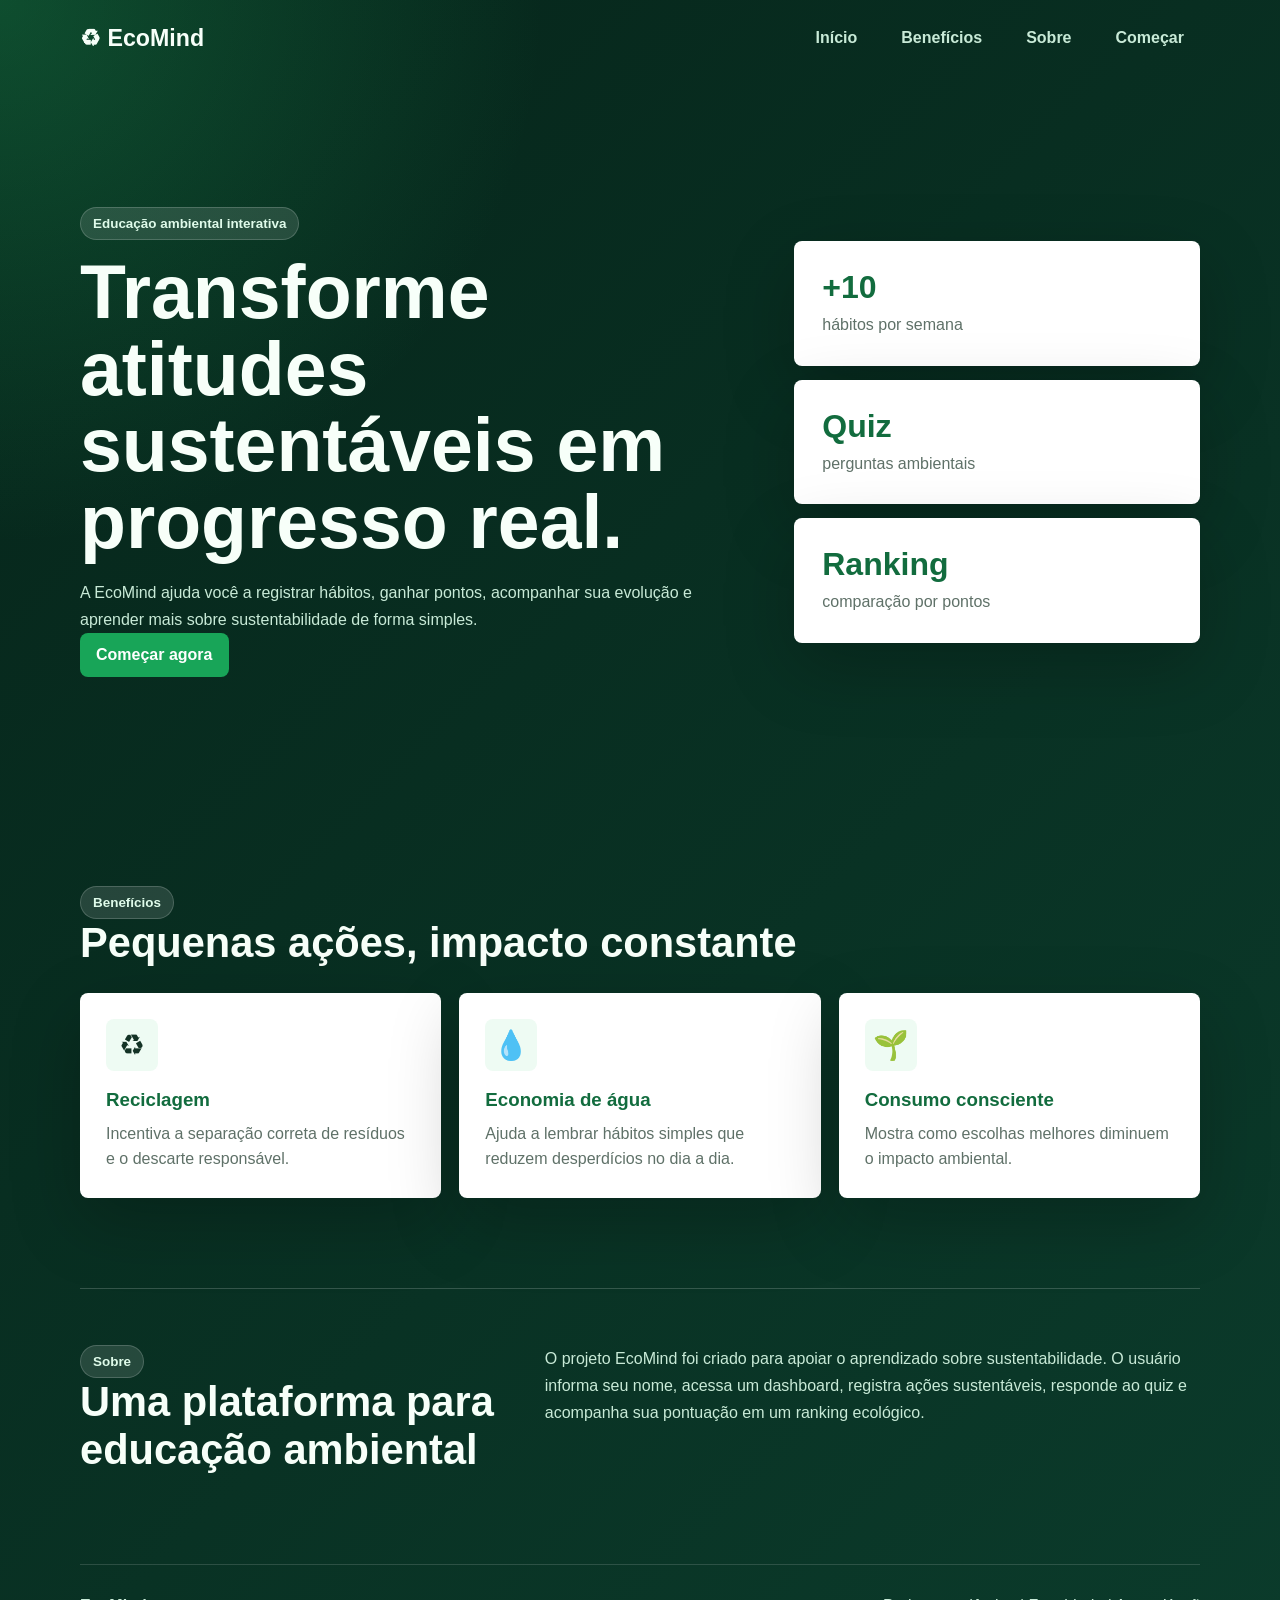
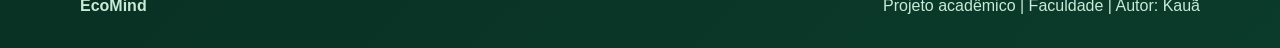
<file: index.html>
<!DOCTYPE html>
<html lang="pt-BR">
<head>
  <meta charset="UTF-8">
  <meta name="viewport" content="width=device-width, initial-scale=1.0">
  <title>EcoMind | Início</title>
  <link rel="stylesheet" href="style.css">
</head>
<body>
  <header class="site-header">
    <a class="logo" href="index.html">EcoMind</a>
    <nav class="site-nav" aria-label="Menu principal">
      <a href="#inicio">Início</a>
      <a href="#beneficios">Benefícios</a>
      <a href="#sobre">Sobre</a>
      <button class="nav-button" type="button" data-open-name>Começar</button>
    </nav>
  </header>

  <main>
    <section class="hero" id="inicio">
      <div class="hero-content">
        <span class="tag">Educação ambiental interativa</span>
        <h1>Transforme atitudes sustentáveis em progresso real.</h1>
        <p>
          A EcoMind ajuda você a registrar hábitos, ganhar pontos, acompanhar sua evolução
          e aprender mais sobre sustentabilidade de forma simples.
        </p>
        <button class="btn-primary" type="button" data-open-name>Começar agora</button>
      </div>
      <div class="hero-panel" aria-label="Resumo da plataforma">
        <div class="hero-stat">
          <strong>+10</strong>
          <span>hábitos por semana</span>
        </div>
        <div class="hero-stat">
          <strong>Quiz</strong>
          <span>perguntas ambientais</span>
        </div>
        <div class="hero-stat">
          <strong>Ranking</strong>
          <span>comparação por pontos</span>
        </div>
      </div>
    </section>

    <section class="section" id="beneficios">
      <div class="section-heading">
        <span class="tag">Benefícios</span>
        <h2>Pequenas ações, impacto constante</h2>
      </div>

      <div class="feature-grid">
        <article class="feature-card">
          <div class="icon">♻</div>
          <h3>Reciclagem</h3>
          <p>Incentiva a separação correta de resíduos e o descarte responsável.</p>
        </article>

        <article class="feature-card">
          <div class="icon">💧</div>
          <h3>Economia de água</h3>
          <p>Ajuda a lembrar hábitos simples que reduzem desperdícios no dia a dia.</p>
        </article>

        <article class="feature-card">
          <div class="icon">🌱</div>
          <h3>Consumo consciente</h3>
          <p>Mostra como escolhas melhores diminuem o impacto ambiental.</p>
        </article>
      </div>
    </section>

    <section class="section about-section" id="sobre">
      <div>
        <span class="tag">Sobre</span>
        <h2>Uma plataforma para educação ambiental</h2>
      </div>
      <p>
        O projeto EcoMind foi criado para apoiar o aprendizado sobre sustentabilidade.
        O usuário informa seu nome, acessa um dashboard, registra ações sustentáveis,
        responde ao quiz e acompanha sua pontuação em um ranking ecológico.
      </p>
    </section>
  </main>

  <footer class="footer">
    <strong>EcoMind</strong>
    <span>Projeto acadêmico | Faculdade | Autor: Kauã</span>
  </footer>

  <div id="modalNome" class="modal" aria-hidden="true">
    <div class="modal-content">
      <span class="modal-tag">EcoMind</span>
      <h2>Antes de começar</h2>
      <p>Digite seu nome para personalizar o dashboard.</p>
      <input id="nomeInput" type="text" placeholder="Seu nome" autocomplete="off">
      <button class="btn-modal" type="button" id="salvarNomeBtn">Entrar</button>
    </div>
  </div>

  <script src="storage.js"></script>
  <script src="app.js"></script>
</body>
</html>
</file>
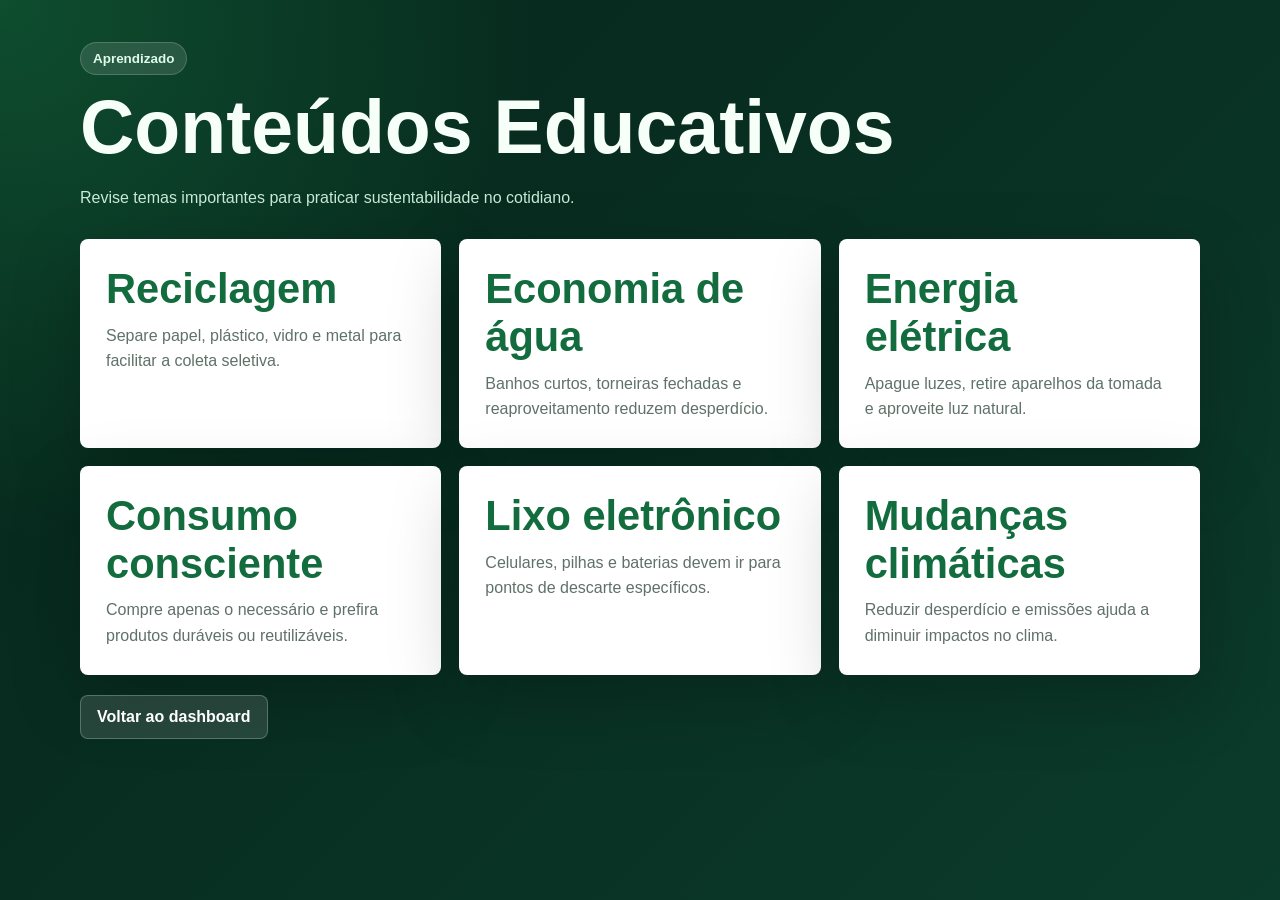
<file: conteudos.html>
<!DOCTYPE html>
<html lang="pt-BR">
<head>
  <meta charset="UTF-8">
  <meta name="viewport" content="width=device-width, initial-scale=1.0">
  <title>EcoMind | Conteúdos</title>
  <link rel="stylesheet" href="style.css">
</head>
<body>
  <main class="page-shell">
    <header class="page-top">
      <div>
        <span class="tag">Aprendizado</span>
        <h1>Conteúdos Educativos</h1>
        <p>Revise temas importantes para praticar sustentabilidade no cotidiano.</p>
      </div>
    </header>

    <section class="content-grid">
      <article class="content-card">
        <h2>Reciclagem</h2>
        <p>Separe papel, plástico, vidro e metal para facilitar a coleta seletiva.</p>
      </article>
      <article class="content-card">
        <h2>Economia de água</h2>
        <p>Banhos curtos, torneiras fechadas e reaproveitamento reduzem desperdício.</p>
      </article>
      <article class="content-card">
        <h2>Energia elétrica</h2>
        <p>Apague luzes, retire aparelhos da tomada e aproveite luz natural.</p>
      </article>
      <article class="content-card">
        <h2>Consumo consciente</h2>
        <p>Compre apenas o necessário e prefira produtos duráveis ou reutilizáveis.</p>
      </article>
      <article class="content-card">
        <h2>Lixo eletrônico</h2>
        <p>Celulares, pilhas e baterias devem ir para pontos de descarte específicos.</p>
      </article>
      <article class="content-card">
        <h2>Mudanças climáticas</h2>
        <p>Reduzir desperdício e emissões ajuda a diminuir impactos no clima.</p>
      </article>
    </section>

    <div class="page-actions">
      <a class="btn-secondary" href="dashboard.html">Voltar ao dashboard</a>
    </div>
  </main>
</body>
</html>
</file>
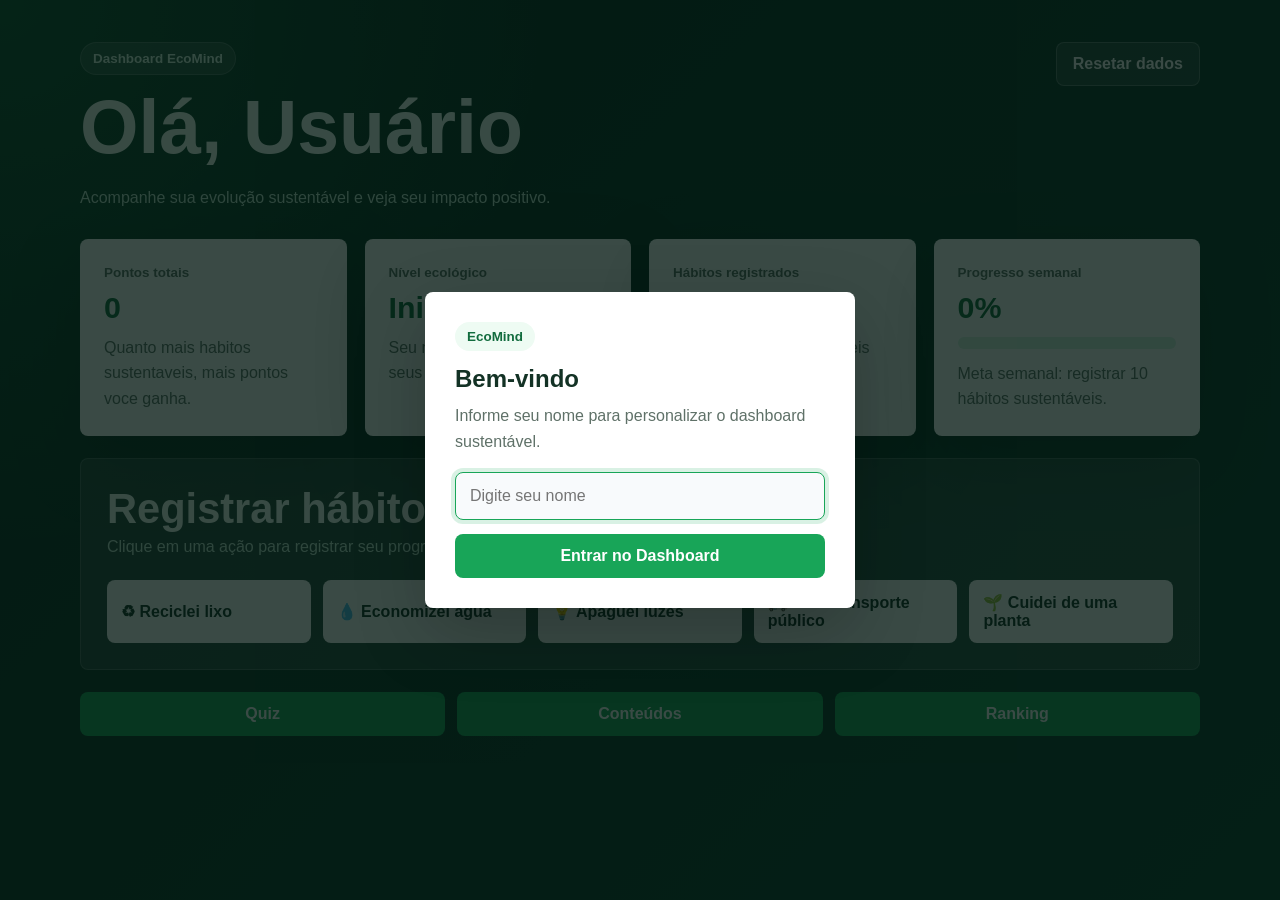
<file: dashboard.html>
<!DOCTYPE html>
<html lang="pt-BR">
<head>
  <meta charset="UTF-8">
  <meta name="viewport" content="width=device-width, initial-scale=1.0">
  <title>EcoMind | Dashboard</title>
  <link rel="stylesheet" href="style.css">
</head>
<body>
  <main class="dashboard">
    <section class="dashboard-header">
      <div>
        <span class="tag">Dashboard EcoMind</span>
        <h1>Olá, <span id="nomeUsuario">Usuário</span></h1>
        <p>Acompanhe sua evolução sustentável e veja seu impacto positivo.</p>
      </div>

      <button class="btn-secondary" type="button" id="resetarDadosBtn">Resetar dados</button>
    </section>

    <section class="cards-dashboard" aria-label="Resumo do usuario">
      <article class="dashboard-card">
        <span class="card-label">Pontos totais</span>
        <h2 id="pontosTotais">0</h2>
        <p>Quanto mais habitos sustentaveis, mais pontos voce ganha.</p>
      </article>

      <article class="dashboard-card">
        <span class="card-label">Nível ecológico</span>
        <h2 id="nivelEcologico">Iniciante</h2>
        <p>Seu nível aumenta conforme seus pontos acumulam.</p>
      </article>

      <article class="dashboard-card">
        <span class="card-label">Hábitos registrados</span>
        <h2 id="habitosRegistrados">0</h2>
        <p>Total de ações sustentáveis registradas por você.</p>
      </article>

      <article class="dashboard-card">
        <span class="card-label">Progresso semanal</span>
        <h2><span id="progressoSemanal">0</span>%</h2>
        <div class="progress-track">
          <div id="barraProgresso" class="progress-bar"></div>
        </div>
        <p>Meta semanal: registrar 10 hábitos sustentáveis.</p>
      </article>
    </section>

    <section class="panel">
      <div class="panel-heading">
        <div>
          <h2>Registrar hábito sustentável</h2>
          <p>Clique em uma ação para registrar seu progresso.</p>
        </div>
      </div>

      <div class="habit-buttons">
        <button type="button" data-habit-points="10">♻ Reciclei lixo</button>
        <button type="button" data-habit-points="8">💧 Economizei água</button>
        <button type="button" data-habit-points="6">💡 Apaguei luzes</button>
        <button type="button" data-habit-points="12">🚌 Usei transporte público</button>
        <button type="button" data-habit-points="7">🌱 Cuidei de uma planta</button>
      </div>
    </section>

    <nav class="dashboard-nav" aria-label="Menu do dashboard">
      <a href="quiz.html">Quiz</a>
      <a href="conteudos.html">Conteúdos</a>
      <a href="ranking.html">Ranking</a>
    </nav>
  </main>

  <div id="modalNome" class="modal" aria-hidden="true">
    <div class="modal-content">
      <span class="modal-tag">EcoMind</span>
      <h2>Bem-vindo</h2>
      <p>Informe seu nome para personalizar o dashboard sustentável.</p>
      <input id="nomeInput" type="text" placeholder="Digite seu nome" autocomplete="off">
      <button class="btn-modal" type="button" id="salvarNomeBtn">Entrar no Dashboard</button>
    </div>
  </div>

  <script src="storage.js"></script>
  <script src="dashboard.js"></script>
</body>
</html>
</file>
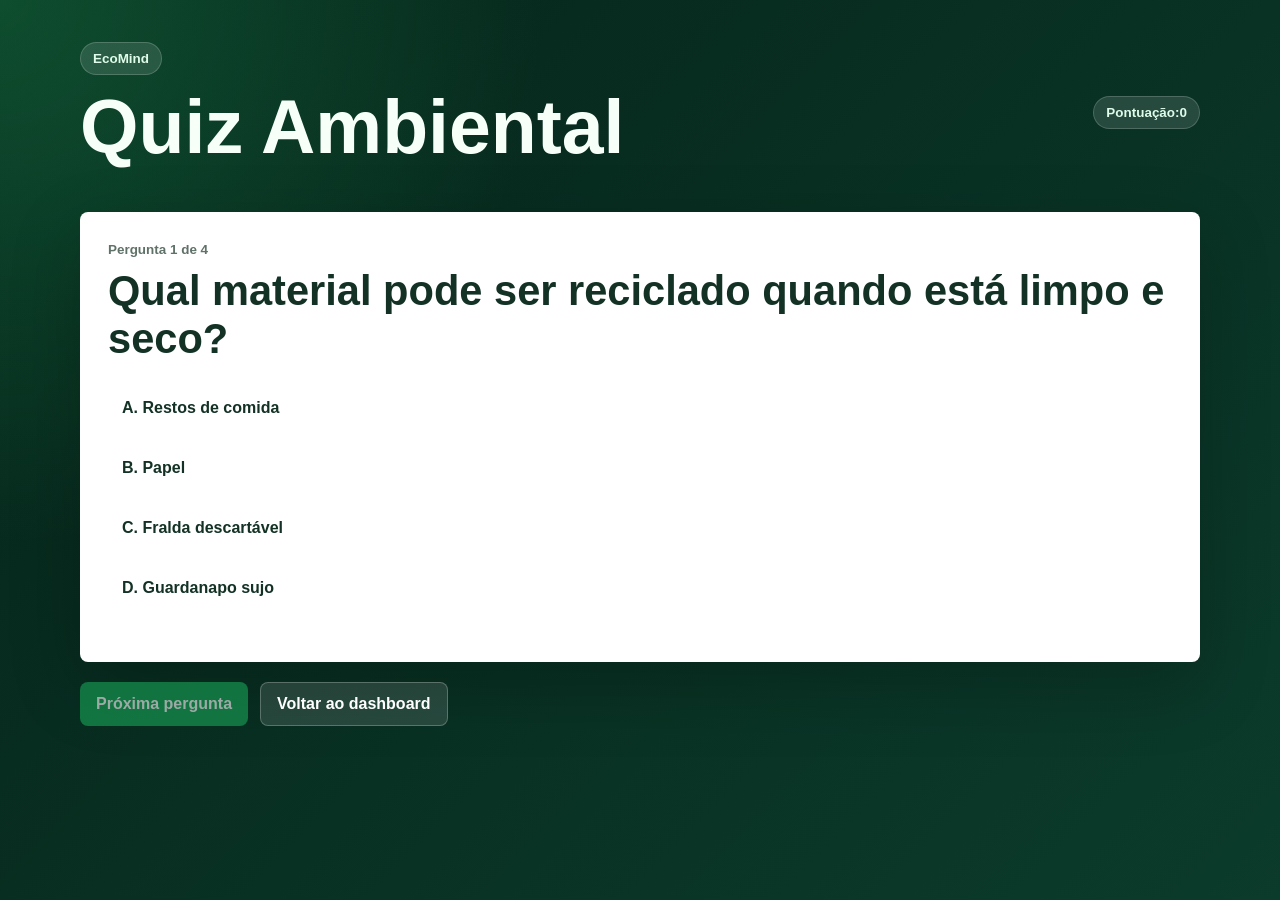
<file: quiz.html>
<!DOCTYPE html>
<html lang="pt-BR">
<head>
  <meta charset="UTF-8">
  <meta name="viewport" content="width=device-width, initial-scale=1.0">
  <title>EcoMind | Quiz Ambiental</title>
  <link rel="stylesheet" href="style.css">
</head>
<body>
  <main class="page-shell">
    <header class="page-top">
      <div>
        <span class="tag">EcoMind</span>
        <h1>Quiz Ambiental</h1>
      </div>
      <strong class="score-pill">Pontuação: <span id="pontuacaoAtual">0</span></strong>
    </header>

    <section class="quiz-card">
      <span id="contadorPergunta" class="card-label">Pergunta 1</span>
      <h2 id="perguntaQuiz">Pergunta</h2>
      <div id="alternativasQuiz" class="answers"></div>
      <div id="resultadoQuiz" class="result-box" aria-live="polite"></div>
    </section>

    <div class="page-actions">
      <button class="btn-primary" type="button" id="proximaPerguntaBtn">Próxima pergunta</button>
      <a class="btn-secondary" href="dashboard.html">Voltar ao dashboard</a>
    </div>
  </main>

  <script src="storage.js"></script>
  <script src="quiz.js"></script>
</body>
</html>
</file>
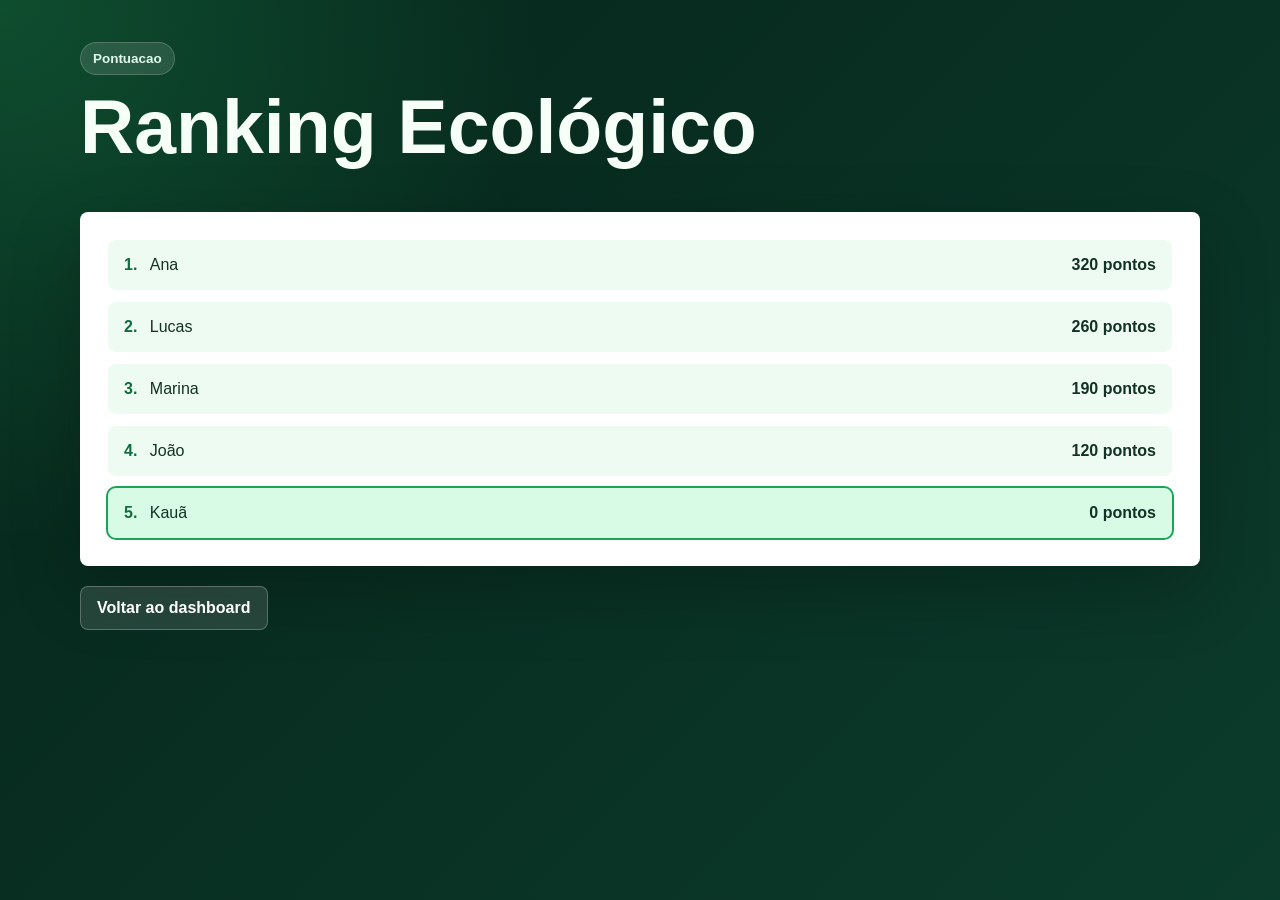
<file: ranking.html>
<!DOCTYPE html>
<html lang="pt-BR">
<head>
  <meta charset="UTF-8">
  <meta name="viewport" content="width=device-width, initial-scale=1.0">
  <title>EcoMind | Ranking</title>
  <link rel="stylesheet" href="style.css">
</head>
<body>
  <main class="page-shell">
    <header class="page-top">
      <div>
        <span class="tag">Pontuacao</span>
        <h1>Ranking Ecológico</h1>
      </div>
    </header>

    <section class="ranking-card">
      <ol id="listaRanking" class="ranking-list"></ol>
    </section>

    <div class="page-actions">
      <a class="btn-secondary" href="dashboard.html">Voltar ao dashboard</a>
    </div>
  </main>

  <script src="storage.js"></script>
  <script src="ranking.js"></script>
</body>
</html>
</file>
<file: style.css>
* {
  box-sizing: border-box;
  margin: 0;
  padding: 0;
}

:root {
  --bg: #06251a;
  --bg-2: #0b3b2b;
  --surface: #ffffff;
  --surface-soft: #eefbf3;
  --text: #f7fff9;
  --muted: #c8ead7;
  --green: #18a558;
  --green-dark: #126c3e;
  --green-light: #bbf7d0;
  --ink: #133225;
  --ink-soft: #5f7168;
  --danger: #b42318;
  --radius: 8px;
  --shadow: 0 24px 70px rgba(0, 0, 0, 0.22);
}

html {
  scroll-behavior: smooth;
}

body {
  min-height: 100vh;
  font-family: Arial, Helvetica, sans-serif;
  background:
    radial-gradient(circle at top left, rgba(36, 183, 101, 0.28), transparent 34rem),
    linear-gradient(135deg, var(--bg), var(--bg-2));
  color: var(--text);
}

button,
input {
  font: inherit;
}

button,
a {
  -webkit-tap-highlight-color: transparent;
}

a {
  color: inherit;
  text-decoration: none;
}

.site-header,
.dashboard,
.page-shell,
.footer {
  width: min(1120px, calc(100% - 32px));
  margin-inline: auto;
}

.site-header {
  min-height: 76px;
  display: flex;
  align-items: center;
  justify-content: space-between;
  gap: 24px;
}

.logo {
  font-size: 1.45rem;
  font-weight: 800;
}

.logo::before {
  content: "♻ ";
}

.site-nav,
.dashboard-nav,
.page-actions {
  display: flex;
  align-items: center;
  gap: 12px;
  flex-wrap: wrap;
}

.site-nav a,
.nav-button,
.dashboard-nav a,
.btn-secondary,
.btn-primary,
.btn-modal {
  min-height: 44px;
  border: 0;
  border-radius: var(--radius);
  cursor: pointer;
  display: inline-flex;
  align-items: center;
  justify-content: center;
  padding: 12px 16px;
  font-weight: 700;
}

.site-nav a,
.nav-button {
  background: transparent;
  color: var(--muted);
}

.site-nav a:hover,
.nav-button:hover {
  color: var(--text);
  background: rgba(255, 255, 255, 0.1);
}

.btn-primary,
.btn-modal {
  background: var(--green);
  color: #ffffff;
}

.btn-primary:hover,
.btn-modal:hover {
  background: #21bd66;
}

.btn-primary:disabled {
  cursor: not-allowed;
  opacity: 0.6;
}

.btn-secondary {
  background: rgba(255, 255, 255, 0.12);
  color: #ffffff;
  border: 1px solid rgba(255, 255, 255, 0.24);
}

.btn-secondary:hover {
  background: rgba(255, 255, 255, 0.2);
}

.hero {
  width: min(1120px, calc(100% - 32px));
  min-height: calc(100vh - 146px);
  margin: 0 auto;
  display: grid;
  grid-template-columns: minmax(0, 1.25fr) minmax(280px, 0.75fr);
  align-items: center;
  gap: 38px;
  padding: 54px 0 76px;
}

.hero-content h1,
.page-top h1,
.dashboard-header h1 {
  font-size: clamp(2.2rem, 6vw, 4.7rem);
  line-height: 1.02;
  letter-spacing: 0;
  margin: 14px 0 18px;
}

.hero-content p,
.dashboard-header p,
.page-top p,
.about-section p,
.panel p {
  color: var(--muted);
  line-height: 1.7;
  max-width: 720px;
}

.tag,
.card-label,
.score-pill,
.modal-tag {
  display: inline-flex;
  align-items: center;
  width: fit-content;
  border-radius: 999px;
  font-size: 0.84rem;
  font-weight: 700;
}

.tag,
.score-pill {
  padding: 8px 12px;
  color: #dffbea;
  background: rgba(255, 255, 255, 0.12);
  border: 1px solid rgba(255, 255, 255, 0.18);
}

.hero-panel {
  display: grid;
  gap: 14px;
}

.hero-stat,
.feature-card,
.dashboard-card,
.quiz-card,
.content-card,
.ranking-card {
  border-radius: var(--radius);
  background: var(--surface);
  color: var(--ink);
  box-shadow: var(--shadow);
}

.hero-stat {
  padding: 28px;
}

.hero-stat strong {
  display: block;
  font-size: 2rem;
  color: var(--green-dark);
  margin-bottom: 6px;
}

.hero-stat span,
.feature-card p,
.dashboard-card p,
.content-card p {
  color: var(--ink-soft);
  line-height: 1.6;
}

.section {
  width: min(1120px, calc(100% - 32px));
  margin: 0 auto 34px;
  padding: 56px 0;
}

.section-heading {
  margin-bottom: 26px;
}

.section-heading h2,
.about-section h2,
.panel h2,
.content-card h2,
.quiz-card h2 {
  font-size: clamp(1.6rem, 4vw, 2.6rem);
  line-height: 1.15;
}

.feature-grid,
.cards-dashboard,
.content-grid {
  display: grid;
  gap: 18px;
}

.feature-grid {
  grid-template-columns: repeat(3, 1fr);
}

.feature-card,
.content-card {
  padding: 26px;
}

.icon {
  width: 52px;
  height: 52px;
  border-radius: var(--radius);
  display: grid;
  place-items: center;
  background: var(--surface-soft);
  font-size: 1.8rem;
  margin-bottom: 18px;
}

.feature-card h3,
.content-card h2 {
  margin-bottom: 10px;
  color: var(--green-dark);
}

.about-section {
  display: grid;
  grid-template-columns: 0.8fr 1.2fr;
  gap: 28px;
  border-top: 1px solid rgba(255, 255, 255, 0.18);
}

.footer {
  min-height: 84px;
  display: flex;
  align-items: center;
  justify-content: space-between;
  gap: 18px;
  color: var(--muted);
  border-top: 1px solid rgba(255, 255, 255, 0.14);
}

.dashboard,
.page-shell {
  padding: 42px 0;
}

.dashboard-header,
.page-top {
  display: flex;
  align-items: flex-start;
  justify-content: space-between;
  gap: 24px;
  margin-bottom: 28px;
}

.cards-dashboard {
  grid-template-columns: repeat(4, 1fr);
  margin-bottom: 22px;
}

.dashboard-card {
  padding: 24px;
}

.card-label {
  color: var(--ink-soft);
  margin-bottom: 10px;
}

.dashboard-card h2 {
  color: var(--green-dark);
  font-size: 1.9rem;
  margin-bottom: 10px;
}

.progress-track {
  width: 100%;
  height: 12px;
  overflow: hidden;
  border-radius: 999px;
  background: #d9f7e5;
  margin: 12px 0;
}

.progress-bar {
  width: 0%;
  height: 100%;
  background: linear-gradient(90deg, var(--green), #66d88f);
  transition: width 0.25s ease;
}

.panel {
  padding: 26px;
  border-radius: var(--radius);
  background: rgba(255, 255, 255, 0.12);
  border: 1px solid rgba(255, 255, 255, 0.18);
}

.panel-heading {
  display: flex;
  justify-content: space-between;
  gap: 18px;
  margin-bottom: 20px;
}

.habit-buttons {
  display: grid;
  grid-template-columns: repeat(5, 1fr);
  gap: 12px;
}

.habit-buttons button,
.answers button {
  min-height: 48px;
  border: 0;
  border-radius: var(--radius);
  background: #ffffff;
  color: var(--ink);
  cursor: pointer;
  font-weight: 700;
  padding: 13px 14px;
  text-align: left;
}

.habit-buttons button:hover,
.answers button:hover {
  background: var(--surface-soft);
}

.dashboard-nav {
  margin-top: 22px;
}

.dashboard-nav a {
  flex: 1;
  background: var(--green);
  color: #ffffff;
}

.page-top {
  align-items: center;
}

.quiz-card,
.ranking-card {
  padding: 28px;
}

.answers {
  display: grid;
  gap: 12px;
  margin: 22px 0;
}

.answers button.correct {
  background: #dcfce7;
  color: #166534;
}

.answers button.wrong {
  background: #fee4e2;
  color: var(--danger);
}

.result-box {
  display: none;
  border-radius: var(--radius);
  padding: 14px;
  line-height: 1.5;
}

.result-box.success,
.result-box.error {
  display: block;
}

.result-box.success {
  background: #dcfce7;
  color: #166534;
}

.result-box.error {
  background: #fff1f0;
  color: var(--danger);
}

.page-actions {
  margin-top: 20px;
}

.content-grid {
  grid-template-columns: repeat(3, 1fr);
}

.ranking-list {
  list-style-position: inside;
  display: grid;
  gap: 12px;
}

.ranking-list li {
  padding: 16px;
  border-radius: var(--radius);
  background: var(--surface-soft);
  color: var(--ink);
}

.ranking-list li::marker {
  font-weight: 800;
  color: var(--green-dark);
}

.ranking-list li span,
.ranking-list li strong {
  display: inline-flex;
}

.ranking-list li span {
  margin-left: 8px;
}

.ranking-list li strong {
  float: right;
}

.ranking-list .current-user {
  background: #d7fbe4;
  outline: 2px solid var(--green);
}

.modal {
  position: fixed;
  inset: 0;
  z-index: 10;
  display: none;
  align-items: center;
  justify-content: center;
  padding: 20px;
  background: rgba(3, 24, 17, 0.78);
}

.modal.is-open {
  display: flex;
}

.modal-content {
  width: min(430px, 100%);
  border-radius: var(--radius);
  background: #ffffff;
  color: var(--ink);
  padding: 30px;
  box-shadow: var(--shadow);
}

.modal-tag {
  padding: 7px 12px;
  color: var(--green-dark);
  background: var(--surface-soft);
  margin-bottom: 14px;
}

.modal-content h2 {
  margin-bottom: 10px;
}

.modal-content p {
  color: var(--ink-soft);
  line-height: 1.6;
  margin-bottom: 18px;
}

.modal-content input {
  width: 100%;
  min-height: 48px;
  border: 1px solid var(--green-light);
  border-radius: var(--radius);
  background: #f8fafc;
  color: var(--ink);
  outline: 0;
  padding: 12px 14px;
  margin-bottom: 14px;
}

.modal-content input:focus {
  border-color: var(--green);
  box-shadow: 0 0 0 4px rgba(24, 165, 88, 0.16);
}

.btn-modal {
  width: 100%;
}

@media (max-width: 980px) {
  .hero,
  .about-section {
    grid-template-columns: 1fr;
  }

  .feature-grid,
  .content-grid {
    grid-template-columns: repeat(2, 1fr);
  }

  .cards-dashboard {
    grid-template-columns: repeat(2, 1fr);
  }

  .habit-buttons {
    grid-template-columns: repeat(2, 1fr);
  }
}

@media (max-width: 680px) {
  .site-header,
  .dashboard-header,
  .page-top,
  .footer {
    flex-direction: column;
    align-items: stretch;
  }

  .site-nav a,
  .nav-button,
  .dashboard-nav a,
  .page-actions a,
  .page-actions button {
    width: 100%;
  }

  .hero {
    min-height: auto;
    padding-top: 28px;
  }

  .feature-grid,
  .cards-dashboard,
  .content-grid,
  .habit-buttons {
    grid-template-columns: 1fr;
  }

  .section {
    padding: 34px 0;
  }

  .ranking-list li strong {
    float: none;
    display: block;
    margin: 8px 0 0 28px;
  }
}
</file>
